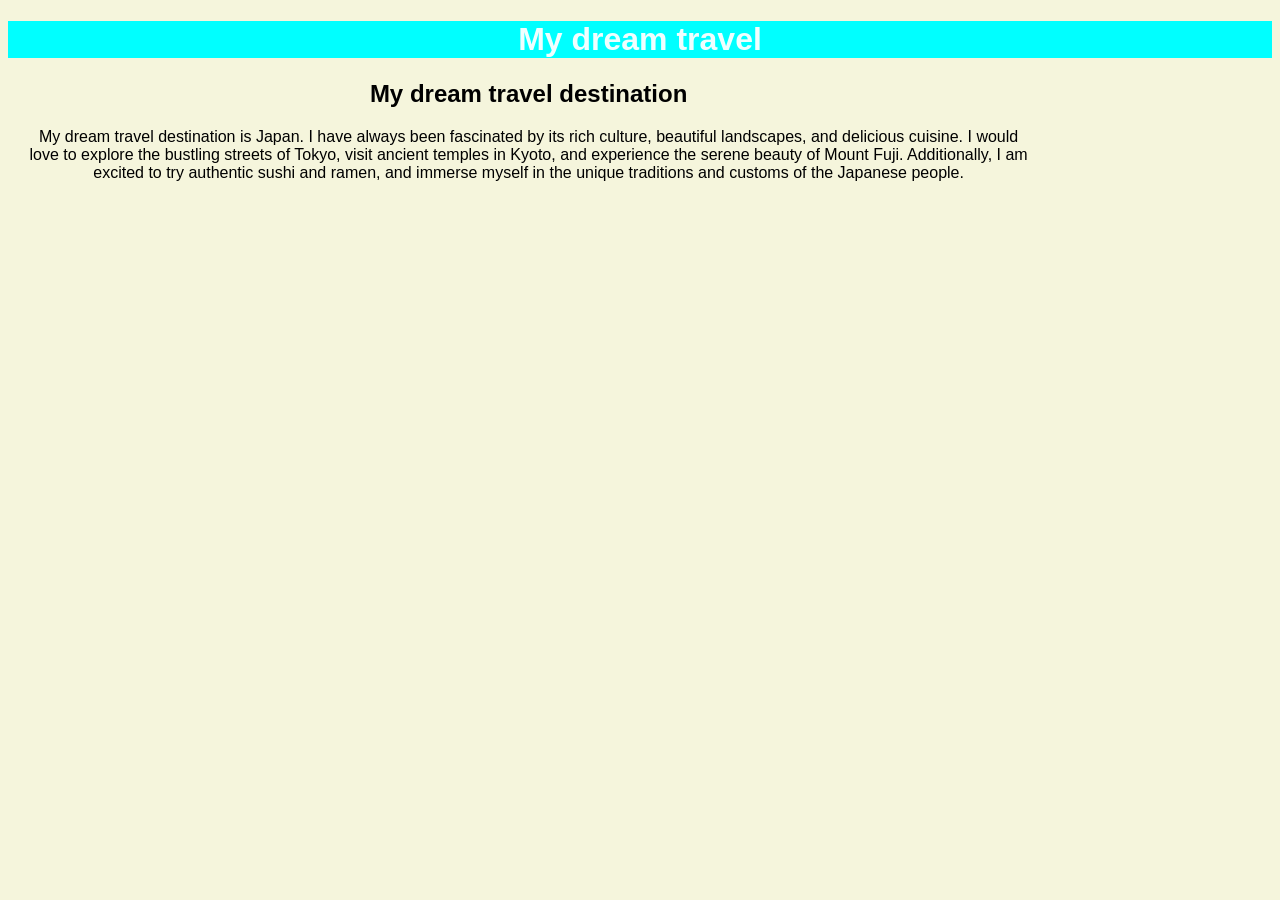
<file: webpage.html>
<!DOCTYPE html>
<html lang="en">
   <head>
        <meta charset="UTF-8">
        <meta name="viewport"
        content="width=device-width,
        initial-scale=1.0">
        <title>My dream travel</title>

      <style>
          body{
               font-family: Arial, sans serif;
               background-color:beige;
               margin:O; 
               text-align:center;
          }
header{
   background-color:aqua;
   color: azure;
   <padding:20px>
}

section {
       background-color: beige;
       width:80%;
       margin:15px 
}
      
    
      </style>
   </head>
   <body>
        <header>
            <h1>My dream travel</h1>
        </header>
        <section>
            <h2>My dream travel destination</h2>
            <p>My dream travel destination is Japan. I have always been fascinated by its rich culture, beautiful landscapes, and delicious cuisine. I would love to explore the bustling streets of Tokyo, visit ancient temples in Kyoto, and experience the serene beauty of Mount Fuji. Additionally, I am excited to try authentic sushi and ramen, and immerse myself in the unique traditions and customs of the Japanese people.</p>
        </section>
   </body>
</html>
</file>
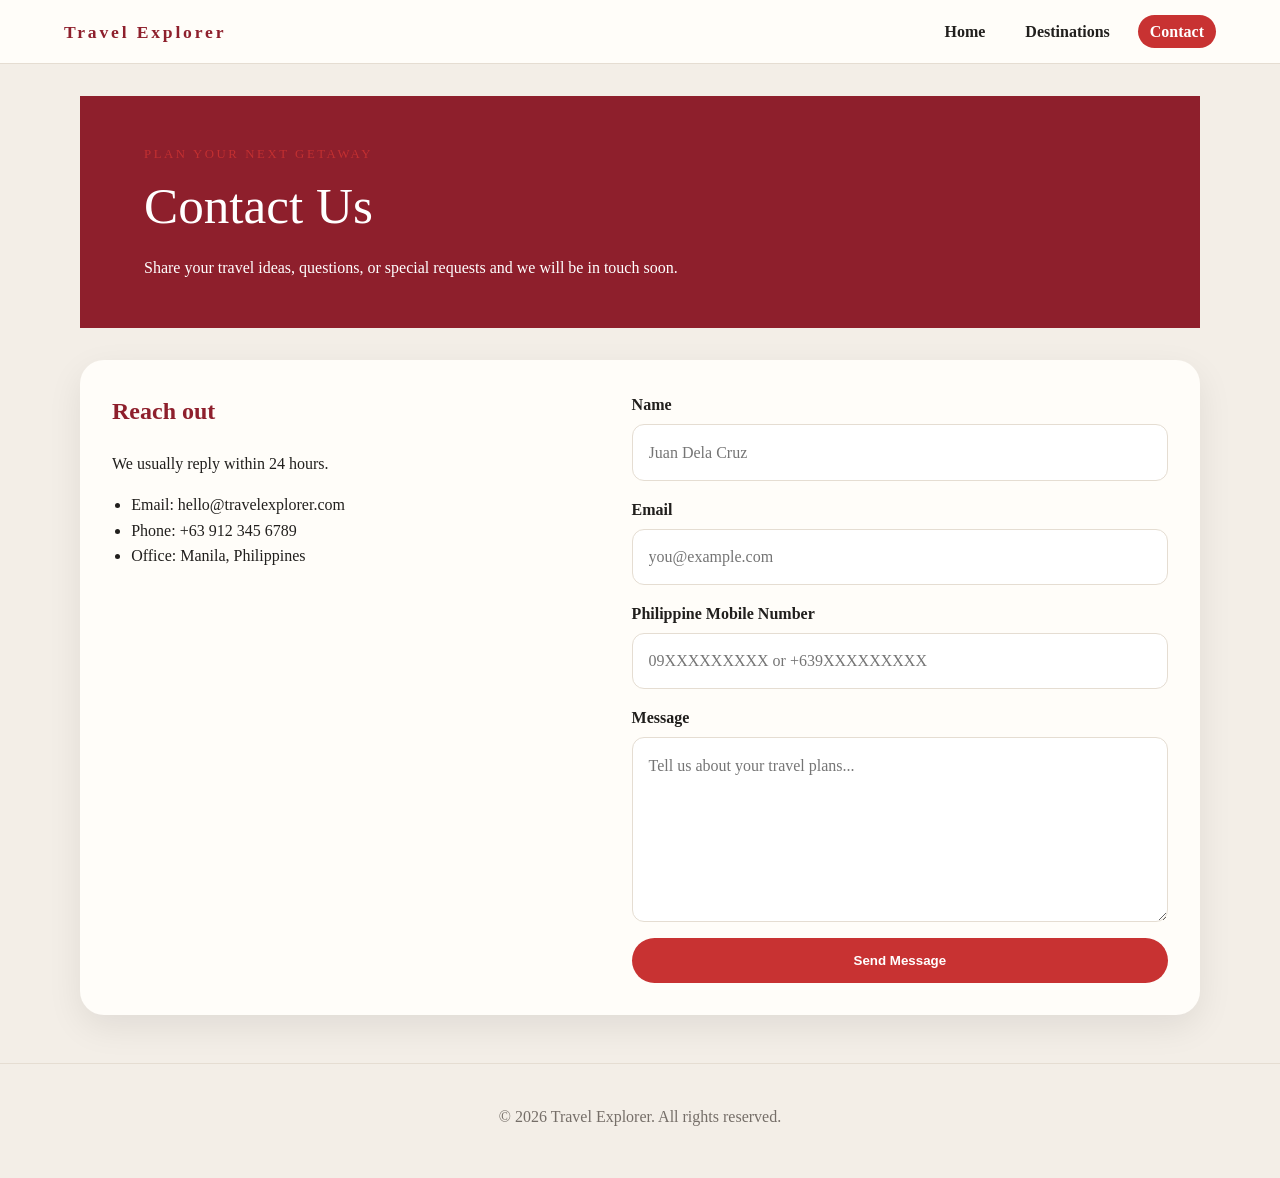
<file: ICT ARIES/travel-website/contact.html>
<!DOCTYPE html>
<html lang="en">
<head>
    <meta charset="UTF-8">
    <meta name="viewport" content="width=device-width, initial-scale=1.0">
    <title>Contact Us | Travel Explorer</title>
    <link rel="stylesheet" href="style.css">
</head>
<body>
    <header class="site-header">
        <div class="brand">Travel Explorer</div>
        <nav aria-label="Primary navigation">
            <ul class="nav-list">
                <li><a href="index.html">Home</a></li>
                <li><a href="index.html#destinations">Destinations</a></li>
                <li><a href="contact.html" aria-current="page">Contact</a></li>
            </ul>
        </nav>
    </header>

    <main class="page">
        <section class="hero" aria-label="Contact intro">
            <div class="hero-content">
                <p class="eyebrow">Plan your next getaway</p>
                <h1>Contact Us</h1>
                <p>Share your travel ideas, questions, or special requests and we will be in touch soon.</p>
            </div>
        </section>

        <section class="contact-section" aria-labelledby="contact-title">
            <div class="contact-card">
                <div class="contact-info">
                    <h2 id="contact-title">Reach out</h2>
                    <p>We usually reply within 24 hours.</p>
                    <ul>
                        <li>Email: hello@travelexplorer.com</li>
                        <li>Phone: +63 912 345 6789</li>
                        <li>Office: Manila, Philippines</li>
                    </ul>
                </div>

                <form class="contact-form" action="#" method="post">
                    <div class="form-group">
                        <label for="name">Name</label>
                        <input type="text" id="name" name="name" maxlength="30" required placeholder="Juan Dela Cruz">
                    </div>

                    <div class="form-group">
                        <label for="email">Email</label>
                        <input type="email" id="email" name="email" required placeholder="you@example.com">
                    </div>

                    <div class="form-group">
                        <label for="phone">Philippine Mobile Number</label>
                        <input type="tel" id="phone" name="phone" required pattern="^(09\d{9}|\+639\d{9})$" placeholder="09XXXXXXXXX or +639XXXXXXXXX" title="Use 09XXXXXXXXX or +639XXXXXXXXX">
                    </div>

                    <div class="form-group">
                        <label for="message">Message</label>
                        <textarea id="message" name="message" rows="6" maxlength="500" required placeholder="Tell us about your travel plans..."></textarea>
                    </div>

                    <button type="submit">Send Message</button>
                </form>
            </div>
        </section>
    </main>

    <footer class="site-footer">
        <p>&copy; 2026 Travel Explorer. All rights reserved.</p>
    </footer>
</body>
</html>
</file>
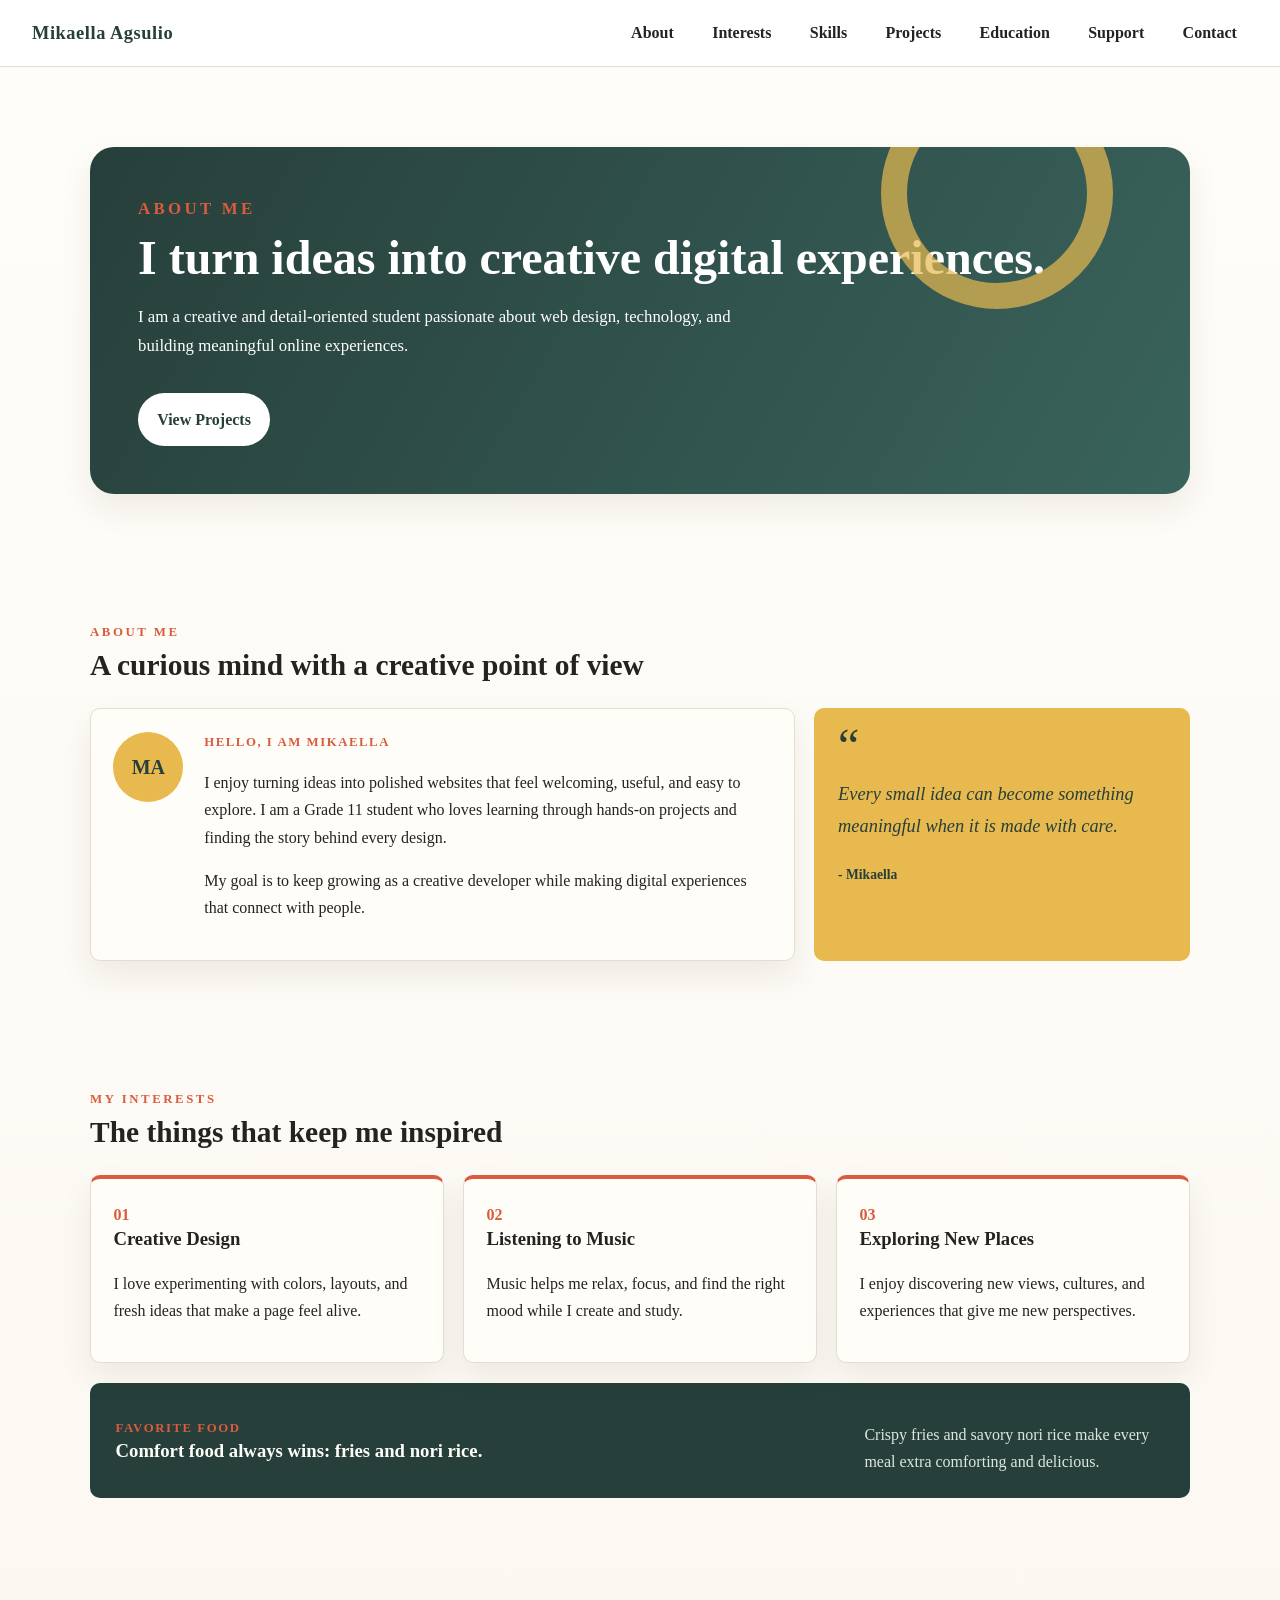
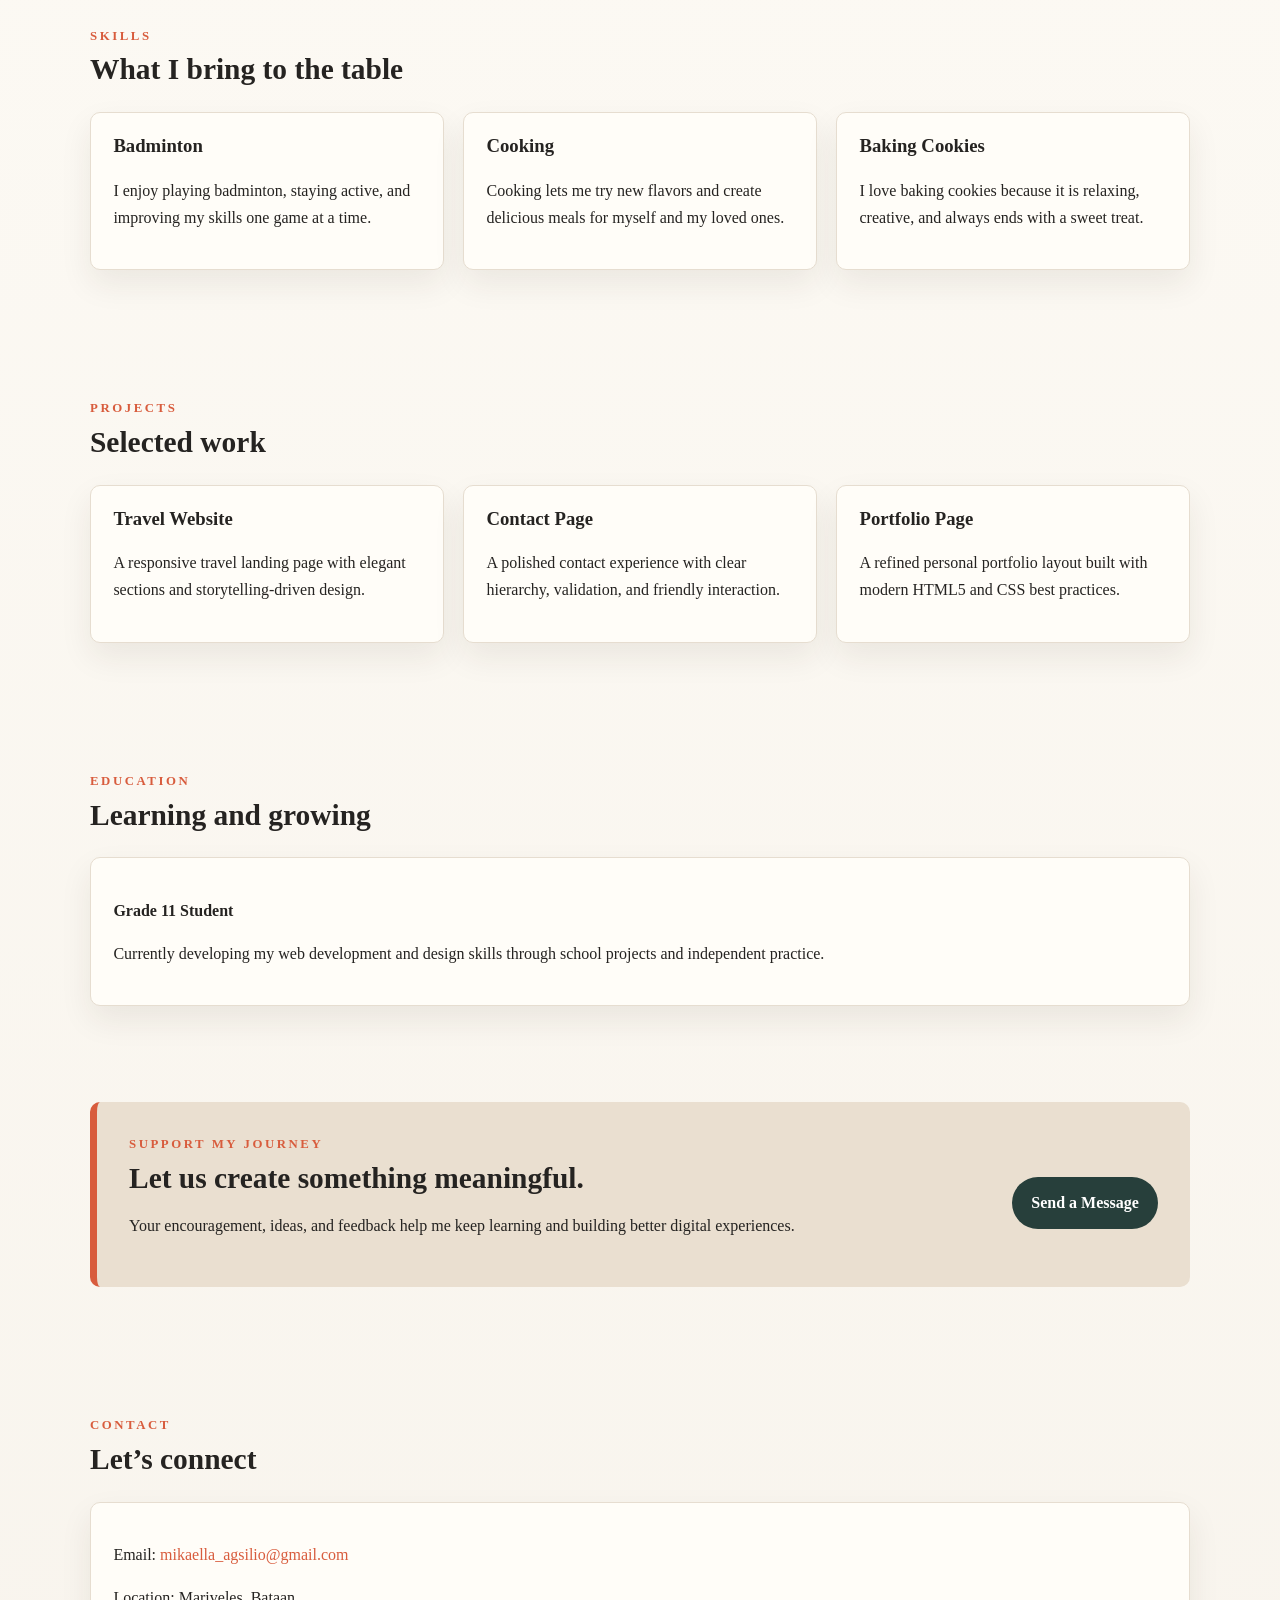
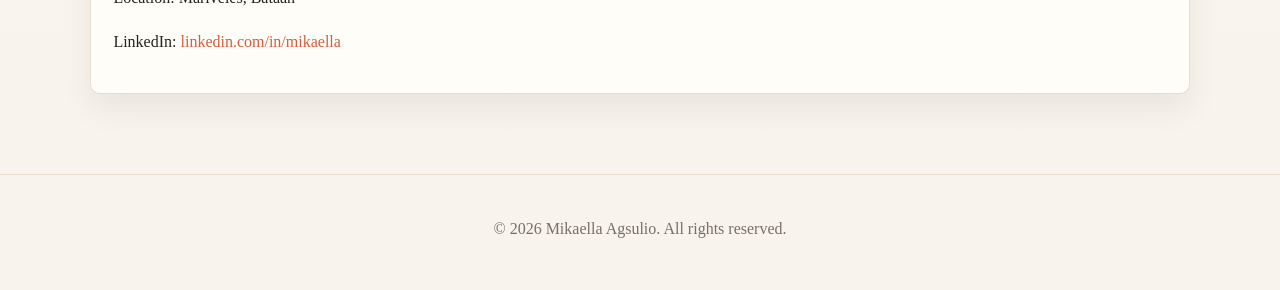
<file: ICT ARIES/travel-website/webportfolio.html>
<!DOCTYPE html>
<html lang="en">
<head>
    <meta charset="UTF-8">
    <meta name="viewport" content="width=device-width, initial-scale=1.0">
    <title>Mikaella Agsulio | Portfolio</title>
    <meta name="description" content="A modern, responsive personal portfolio website built with HTML5 and CSS only.">
    <link rel="stylesheet" href="portfolio.css">
</head>
<body>
    <!-- Header with branding and navigation -->
    <header class="site-header">
        <a class="brand" href="#home">Mikaella Agsulio</a>
        <nav class="main-nav" aria-label="Primary navigation">
            <ul>
                <li><a href="#about">About</a></li>
                <li><a href="#interests">Interests</a></li>
                <li><a href="#skills">Skills</a></li>
                <li><a href="#projects">Projects</a></li>
                <li><a href="#education">Education</a></li>
                <li><a href="#support">Support</a></li>
                <li><a href="#contact">Contact</a></li>
            </ul>
        </nav>
    </header>

    <main id="home">
        <!-- Hero section -->
        <section class="hero">
            <div class="hero-content">
                <p class="eyebrow">About Me</p>
                <h1>I turn ideas into creative digital experiences.</h1>
                <p>I am a creative and detail-oriented student passionate about web design, technology, and building meaningful online experiences.</p>
                <a class="button" href="#projects">View Projects</a>
            </div>
        </section>

        <!-- About section -->
        <section id="about" class="section">
            <div class="section-heading">
                <p class="eyebrow">About Me</p>
                <h2>A curious mind with a creative point of view</h2>
            </div>
            <div class="about-layout">
                <article class="about-card about-intro">
                    <span class="profile-mark" aria-hidden="true">MA</span>
                    <div>
                        <p class="card-label">Hello, I am Mikaella</p>
                        <p>I enjoy turning ideas into polished websites that feel welcoming, useful, and easy to explore. I am a Grade 11 student who loves learning through hands-on projects and finding the story behind every design.</p>
                        <p>My goal is to keep growing as a creative developer while making digital experiences that connect with people.</p>
                    </div>
                </article>
                <aside class="quote-card">
                    <p class="quote-mark">&ldquo;</p>
                    <p>Every small idea can become something meaningful when it is made with care.</p>
                    <span>- Mikaella</span>
                </aside>
            </div>
        </section>

        <!-- Interests section -->
        <section id="interests" class="section interests-section">
            <div class="section-heading">
                <p class="eyebrow">My Interests</p>
                <h2>The things that keep me inspired</h2>
            </div>
            <div class="interest-grid">
                <article class="info-card interest-card">
                    <span class="interest-number">01</span>
                    <h3>Creative Design</h3>
                    <p>I love experimenting with colors, layouts, and fresh ideas that make a page feel alive.</p>
                </article>
                <article class="info-card interest-card">
                    <span class="interest-number">02</span>
                    <h3>Listening to Music</h3>
                    <p>Music helps me relax, focus, and find the right mood while I create and study.</p>
                </article>
                <article class="info-card interest-card">
                    <span class="interest-number">03</span>
                    <h3>Exploring New Places</h3>
                    <p>I enjoy discovering new views, cultures, and experiences that give me new perspectives.</p>
                </article>
            </div>
            <div class="food-banner">
                <div>
                    <p class="card-label">Favorite Food</p>
                    <h3>Comfort food always wins: fries and nori rice.</h3>
                </div>
                <p>Crispy fries and savory nori rice make every meal extra comforting and delicious.</p>
            </div>
        </section>

        <!-- Skills section -->
        <section id="skills" class="section">
            <div class="section-heading">
                <p class="eyebrow">Skills</p>
                <h2>What I bring to the table</h2>
            </div>
            <div class="skills-grid">
                <article class="info-card">
                    <h3>Badminton</h3>
                    <p>I enjoy playing badminton, staying active, and improving my skills one game at a time.</p>
                </article>
                <article class="info-card">
                    <h3>Cooking</h3>
                    <p>Cooking lets me try new flavors and create delicious meals for myself and my loved ones.</p>
                </article>
                <article class="info-card">
                    <h3>Baking Cookies</h3>
                    <p>I love baking cookies because it is relaxing, creative, and always ends with a sweet treat.</p>
                </article>
            </div>
        </section>

        <!-- Projects section -->
        <section id="projects" class="section">
            <div class="section-heading">
                <p class="eyebrow">Projects</p>
                <h2>Selected work</h2>
            </div>
            <div class="projects-grid">
                <article class="project-card">
                    <h3>Travel Website</h3>
                    <p>A responsive travel landing page with elegant sections and storytelling-driven design.</p>
                </article>
                <article class="project-card">
                    <h3>Contact Page</h3>
                    <p>A polished contact experience with clear hierarchy, validation, and friendly interaction.</p>
                </article>
                <article class="project-card">
                    <h3>Portfolio Page</h3>
                    <p>A refined personal portfolio layout built with modern HTML5 and CSS best practices.</p>
                </article>
            </div>
        </section>

        <!-- Education section -->
        <section id="education" class="section">
            <div class="section-heading">
                <p class="eyebrow">Education</p>
                <h2>Learning and growing</h2>
            </div>
            <article class="about-card">
                <p><strong>Grade 11 Student</strong></p>
                <p>Currently developing my web development and design skills through school projects and independent practice.</p>
            </article>
        </section>

        <!-- Support section -->
        <section id="support" class="section support-section">
            <div class="support-content">
                <div>
                    <p class="eyebrow">Support My Journey</p>
                    <h2>Let us create something meaningful.</h2>
                    <p>Your encouragement, ideas, and feedback help me keep learning and building better digital experiences.</p>
                </div>
                <a class="button button-dark" href="#contact">Send a Message</a>
            </div>
        </section>

        <!-- Contact section -->
        <section id="contact" class="section contact-section">
            <div class="section-heading">
                <p class="eyebrow">Contact</p>
                <h2>Let’s connect</h2>
            </div>
            <article class="contact-card">
                <p>Email: <a href="mailto:mikaella_agsilio@gmail.com">mikaella_agsilio@gmail.com</a></p>
                <p>Location: Mariveles, Bataan</p>
                <p>LinkedIn: <a href="#" target="_blank" rel="noreferrer">linkedin.com/in/mikaella</a></p>
            </article>
        </section>
    </main>

    <!-- Footer -->
    <footer class="site-footer">
        <p>&copy; 2026 Mikaella Agsulio. All rights reserved.</p>
    </footer>
</body>
</html>
</file>
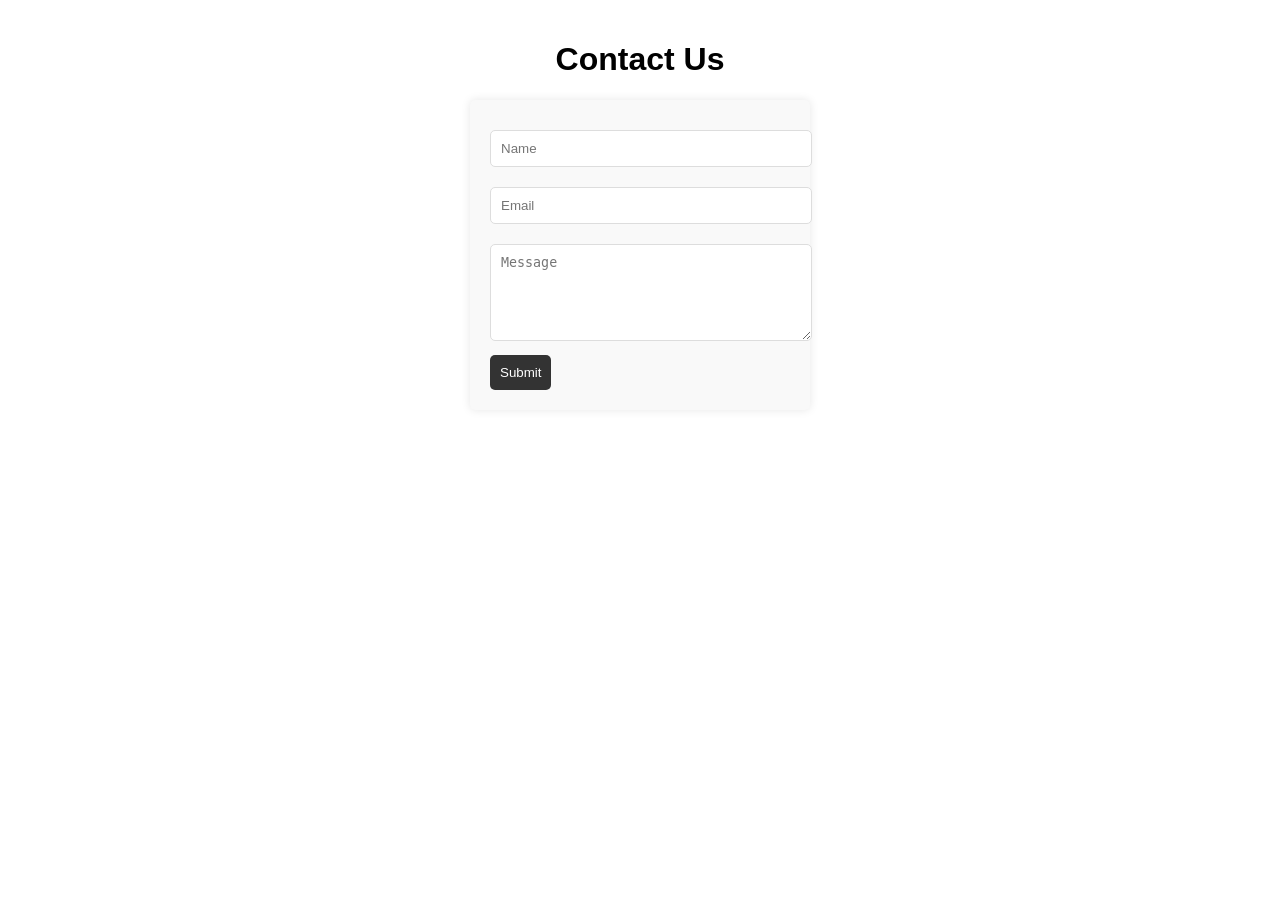
<file: ICT ARIES/MIKAELLA AGSULIO/travel-website/contact.html>
<!DOCTYPE html>
<html lang="en">
<head>
    <meta charset="UTF-8">
    <meta name="viewport" content="width=device-width, initial-scale=1.0">
    <title>Contact Us</title>
    <style>
        body {
            font-family: Arial, sans-serif;
            margin: 0;
            padding: 20px;
            display: flex;
            flex-direction: column;
            align-items: center;
        }
        form {
            background-color: #f9f9f9;
            padding: 20px;
            border-radius: 5px;
            box-shadow: 0 0 10px rgba(0, 0, 0, 0.1);
            width: 300px;
        }
        input, textarea {
            width: 100%;
            padding: 10px;
            margin: 10px 0;
            border: 1px solid #ddd;
            border-radius: 5px;
        }
        button {
            background-color: #333;
            color: white;
            padding: 10px;
            border: none;
            border-radius: 5px;
            cursor: pointer;
        }
        button:hover {
            background-color: #575757;
        }
    </style>
</head>
<body>
    <h1>Contact Us</h1>
    <form>
        <input type="text" placeholder="Name" required>
        <input type="email" placeholder="Email" required>
        <textarea placeholder="Message" rows="5" required></textarea>
        <button type="submit">Submit</button>
    </form>
</body>
</html>
</file>
<file: ICT ARIES/travel-website/style.css>
:root {
    --primary: #c83232;
    --primary-dark: #8e1f2c;
    --text: #211f1d;
    --surface: #fffdf9;
    --border: #e5ddd2;
    --bg: #f3eee7;
    --ink-soft: #756e68;
}

* {
    box-sizing: border-box;
}

body {
    margin: 0;
    font-family: Georgia, 'Times New Roman', serif;
    color: var(--text);
    background: var(--bg);
    line-height: 1.6;
}

.site-header {
    display: flex;
    justify-content: space-between;
    align-items: center;
    padding: 1.1rem max(1.25rem, 5vw);
    background: #fffdf9;
    border-bottom: 1px solid var(--border);
    position: relative;
    z-index: 2;
}

.brand {
    font-size: 1.1rem;
    letter-spacing: 0.16em;
    font-weight: 700;
    color: var(--primary-dark);
    text-decoration: none;
}

.brand span {
    color: var(--text);
    font-weight: 400;
}

.nav-list {
    list-style: none;
    display: flex;
    gap: 1rem;
    margin: 0;
    padding: 0;
}

.nav-list a {
    text-decoration: none;
    color: var(--text);
    font-weight: 600;
    padding: 0.5rem 0.75rem;
    border-radius: 999px;
    transition: background 0.2s ease, color 0.2s ease;
}

.nav-list a:hover,
.nav-list a[aria-current="page"] {
    background: var(--primary);
    color: #fff;
}

.page {
    width: min(1120px, calc(100% - 2rem));
    margin: 0 auto;
    padding: 2rem 0 3rem;
}

.japan-hero {
    min-height: 590px;
    background: linear-gradient(90deg, rgba(19, 19, 18, 0.78), rgba(19, 19, 18, 0.08)), url('https://images.unsplash.com/photo-1528360983277-13d401cdc186?auto=format&fit=crop&w=1800&q=90') center/cover;
    color: #fff;
    padding: 7rem max(1.25rem, 10vw) 3rem;
    display: flex;
    align-items: center;
    position: relative;
    overflow: hidden;
}

.hero-content {
    max-width: 630px;
    animation: rise 0.8s ease-out both;
}

.japan-hero h1 {
    margin: 0 0 1rem;
    font-size: clamp(3rem, 7vw, 6.8rem);
    line-height: 0.95;
    font-weight: 400;
    max-width: 700px;
}

.japan-hero .hero-content > p:not(.eyebrow) {
    color: #f5eee6;
    font-size: 1.1rem;
    max-width: 490px;
}

.hero-link, .card-content a {
    color: inherit;
    font-weight: 700;
    text-decoration: none;
    border-bottom: 1px solid currentColor;
    padding-bottom: 0.25rem;
}

.hero-link {
    display: inline-block;
    margin-top: 1.5rem;
}

.hero-link span, .card-content a span {
    margin-left: 0.6rem;
}

.hero-note {
    position: absolute;
    right: max(1.25rem, 5vw);
    bottom: 2rem;
    font-size: 0.75rem;
    letter-spacing: 0.18em;
    text-transform: uppercase;
    opacity: 0.85;
}

@keyframes rise {
    from { opacity: 0; transform: translateY(18px); }
    to { opacity: 1; transform: translateY(0); }
}

.intro, .destination-grid, .map-section {
    width: min(1160px, calc(100% - 2.5rem));
    margin-left: auto;
    margin-right: auto;
}

.intro {
    padding: 6rem 0 2rem;
}

.intro h2, .map-section h2 {
    font-size: clamp(2rem, 4vw, 3.6rem);
    font-weight: 400;
    margin: 0.2rem 0;
}

.intro > p:last-child, .map-section p:last-child {
    color: var(--ink-soft);
}

.destination-grid {
    display: grid;
    grid-template-columns: repeat(2, 1fr);
    gap: 1.25rem;
}

.destination-card {
    background: var(--surface);
    border: 1px solid var(--border);
    display: grid;
    grid-template-rows: 180px 1fr;
    overflow: hidden;
    transition: transform 0.25s ease, box-shadow 0.25s ease;
}

.destination-card:hover {
    transform: translateY(-5px);
    box-shadow: 0 14px 30px rgba(68, 43, 29, 0.12);
}

.destination-card--wide {
    grid-column: span 2;
    grid-template-columns: 1.1fr 1fr;
    grid-template-rows: 220px;
}

.destination-card img {
    width: 100%;
    height: 100%;
    object-fit: cover;
}

.card-content { padding: 1.5rem 1.6rem 1.7rem; }
.card-number, .eyebrow {
    color: var(--primary);
    font-size: 0.72rem;
    letter-spacing: 0.18em;
    text-transform: uppercase;
}
.card-number { margin: 0 0 0.6rem; }
.card-content h3 { font-size: 2rem; font-weight: 400; margin: 0 0 0.5rem; }
.card-content p:not(.card-number) { color: var(--ink-soft); margin-top: 0; }
.card-content a { color: var(--primary-dark); display: inline-block; margin-top: 0.7rem; font-size: 0.9rem; }

.map-section {
    display: grid;
    grid-template-columns: 0.8fr 1.2fr;
    gap: 2rem;
    align-items: center;
    padding: 7rem 0;
}

.map-section iframe { width: 100%; height: 310px; border: 0; filter: saturate(0.7); }

/* Shared contact-page hero keeps the existing contact content compatible. */
.hero {
    color: #fff;
    background: var(--primary-dark);
    padding: 3rem max(1.25rem, 5vw);
    margin-bottom: 2rem;
}

.eyebrow {
    text-transform: uppercase;
    letter-spacing: 0.2em;
    font-size: 0.8rem;
    margin-bottom: 0.4rem;
    opacity: 0.9;
}

.hero h1 {
    margin: 0 0 0.5rem;
    font-size: clamp(2rem, 4vw, 3.4rem);
    font-weight: 400;
}

.hero p {
    margin: 0;
    max-width: 650px;
}

.contact-section {
    display: flex;
    justify-content: center;
}

.contact-card {
    display: grid;
    grid-template-columns: 1fr 1.1fr;
    gap: 2rem;
    width: 100%;
    background: var(--surface);
    padding: 2rem;
    border-radius: 24px;
    box-shadow: 0 12px 35px rgba(0, 0, 0, 0.08);
}

.contact-info h2 {
    margin-top: 0;
    color: var(--primary-dark);
}

.contact-info ul {
    padding-left: 1.2rem;
}

.contact-form {
    display: grid;
    gap: 1rem;
}

.form-group {
    display: flex;
    flex-direction: column;
    gap: 0.4rem;
}

label {
    font-weight: 600;
}

input,
textarea {
    width: 100%;
    padding: 0.9rem 1rem;
    border: 1px solid var(--border);
    border-radius: 12px;
    font: inherit;
    transition: border-color 0.2s ease, box-shadow 0.2s ease;
}

input:focus,
textarea:focus {
    outline: none;
    border-color: var(--primary);
    box-shadow: 0 0 0 3px rgba(29, 78, 216, 0.15);
}

button {
    border: none;
    padding: 0.95rem 1.1rem;
    border-radius: 999px;
    background: var(--primary);
    color: #fff;
    font-weight: 700;
    cursor: pointer;
    transition: transform 0.2s ease, background 0.2s ease;
}

button:hover {
    background: var(--primary-dark);
    transform: translateY(-1px);
}

.site-footer {
    text-align: center;
    padding: 1.5rem 1rem 2rem;
    color: var(--ink-soft);
    border-top: 1px solid var(--border);
}

@media (max-width: 768px) {
    .site-header {
        flex-direction: column;
        gap: 0.75rem;
    }

    .contact-card {
        grid-template-columns: 1fr;
        padding: 1.5rem;
    }

    .destination-grid, .map-section { grid-template-columns: 1fr; }
    .destination-card--wide { grid-column: auto; grid-template-columns: 1fr; grid-template-rows: 180px 1fr; }
    .map-section { padding: 4rem 0; }
}

@media (max-width: 480px) {
    .page {
        width: min(100% - 1.25rem, 1120px);
        padding-top: 1rem;
    }

    .hero, .japan-hero {
        padding: 2rem 1rem;
    }

    .japan-hero { min-height: 520px; }
    .hero-note { display: none; }

    .nav-list {
        flex-wrap: wrap;
        justify-content: center;
    }
}
</file>
<file: ICT ARIES/travel-website/portfolio.css>
:root {
    --bg: #f8f4ed;
    --surface: #fffdf8;
    --text: #252321;
    --muted: #756f68;
    --primary: #d85c3d;
    --primary-dark: #273f3b;
    --accent: #e8b94f;
    --border: #e6ddd0;
    --shadow: 0 14px 32px rgba(54, 43, 31, 0.08);
}

* {
    box-sizing: border-box;
}

html {
    scroll-behavior: smooth;
}

body {
    margin: 0;
    font-family: Georgia, "Times New Roman", serif;
    line-height: 1.7;
    color: var(--text);
    background: linear-gradient(180deg, #fffdf8 0%, var(--bg) 100%);
}

img {
    max-width: 100%;
    display: block;
}

/* Header and navigation */
.site-header {
    display: flex;
    justify-content: space-between;
    align-items: center;
    padding: 1.1rem 2rem;
    background: rgba(255, 255, 255, 0.92);
    backdrop-filter: blur(12px);
    position: sticky;
    top: 0;
    z-index: 1000;
    border-bottom: 1px solid var(--border);
}

.brand {
    font-size: 1.15rem;
    font-weight: 700;
    color: var(--primary-dark);
    text-decoration: none;
    letter-spacing: 0.03em;
}

.main-nav ul {
    list-style: none;
    display: flex;
    gap: 1rem;
    margin: 0;
    padding: 0;
}

.main-nav a {
    text-decoration: none;
    color: var(--text);
    font-weight: 600;
    padding: 0.45rem 0.7rem;
    border-radius: 999px;
    transition: background 0.2s ease, color 0.2s ease;
}

.main-nav a:hover,
.main-nav a:focus-visible {
    background: var(--primary);
    color: #fff;
}

/* Main layout */
main {
    width: min(1100px, calc(100% - 2rem));
    margin: 0 auto;
}

.section {
    padding: 4rem 0;
}

.section-heading {
    margin-bottom: 1.5rem;
}

.eyebrow {
    margin: 0 0 0.3rem;
    font-size: 0.8rem;
    font-weight: 700;
    letter-spacing: 0.2em;
    text-transform: uppercase;
    color: var(--primary);
}

h1, h2, h3 {
    margin-top: 0;
    line-height: 1.2;
}

h1 {
    font-size: clamp(2rem, 4vw, 3rem);
    margin-bottom: 0.8rem;
}

h2 {
    font-size: clamp(1.45rem, 2.3vw, 2rem);
}

.hero {
    padding: 5rem 0 4rem;
}

.hero-content {
    background: linear-gradient(120deg, var(--primary-dark) 0%, #39635b 100%);
    color: #fff;
    padding: 3rem;
    border-radius: 24px;
    box-shadow: var(--shadow);
    position: relative;
    overflow: hidden;
}

.hero-content::after {
    content: "";
    position: absolute;
    width: 180px;
    height: 180px;
    right: 7%;
    top: -70px;
    border: 26px solid rgba(232, 185, 79, 0.7);
    border-radius: 50%;
}

.hero-content p {
    max-width: 650px;
    font-size: 1.05rem;
}

.button {
    display: inline-block;
    margin-top: 1rem;
    padding: 0.8rem 1.2rem;
    background: #fff;
    color: var(--primary-dark);
    text-decoration: none;
    border-radius: 999px;
    font-weight: 700;
    transition: transform 0.2s ease, box-shadow 0.2s ease;
}

.button:hover,
.button:focus-visible {
    transform: translateY(-2px);
    box-shadow: 0 8px 20px rgba(0, 0, 0, 0.15);
}

.about-card,
.info-card,
.project-card,
.contact-card {
    background: var(--surface);
    padding: 1.4rem;
    border: 1px solid var(--border);
    border-radius: 10px;
    box-shadow: var(--shadow);
}

.about-layout {
    display: grid;
    grid-template-columns: 1.5fr 0.8fr;
    gap: 1.2rem;
}

.about-intro {
    display: flex;
    gap: 1.3rem;
    align-items: flex-start;
}

.profile-mark {
    display: grid;
    flex: 0 0 70px;
    height: 70px;
    place-items: center;
    background: var(--accent);
    color: var(--primary-dark);
    border-radius: 50%;
    font-size: 1.25rem;
    font-weight: 700;
}

.card-label {
    margin: 0 0 0.45rem;
    color: var(--primary);
    font-size: 0.8rem;
    font-weight: 700;
    letter-spacing: 0.12em;
    text-transform: uppercase;
}

.quote-card {
    padding: 1.5rem;
    background: var(--accent);
    border-radius: 10px;
    color: var(--primary-dark);
}

.quote-card p:not(.quote-mark) {
    font-size: 1.15rem;
    font-style: italic;
}

.quote-mark {
    margin: 0;
    font-size: 3rem;
    line-height: 0.6;
}

.quote-card span {
    font-size: 0.85rem;
    font-weight: 700;
}

.interest-grid {
    display: grid;
    gap: 1.2rem;
    grid-template-columns: repeat(3, minmax(0, 1fr));
}

.interest-card {
    border-top: 4px solid var(--primary);
}

.interest-number {
    color: var(--primary);
    font-weight: 700;
}

.food-banner {
    display: flex;
    justify-content: space-between;
    gap: 2rem;
    align-items: center;
    margin-top: 1.2rem;
    padding: 1.4rem 1.6rem;
    background: var(--primary-dark);
    color: #fffdf8;
    border-radius: 10px;
}

.food-banner h3,
.food-banner p {
    margin-bottom: 0;
}

.food-banner > p {
    max-width: 300px;
    color: #dce7df;
}

.support-section {
    padding-top: 2rem;
}

.support-content {
    display: flex;
    justify-content: space-between;
    align-items: center;
    gap: 2rem;
    padding: 2rem;
    background: #eadfd0;
    border-left: 7px solid var(--primary);
    border-radius: 10px;
}

.support-content h2 {
    margin-bottom: 0.4rem;
}

.button-dark {
    flex: 0 0 auto;
    background: var(--primary-dark);
    color: #fff;
}

.skills-grid,
.projects-grid {
    display: grid;
    gap: 1.2rem;
    grid-template-columns: repeat(3, minmax(0, 1fr));
}

.info-card:hover,
.project-card:hover,
.contact-card:hover,
.about-card:hover {
    transform: translateY(-3px);
    transition: transform 0.2s ease;
}

.contact-card a {
    color: var(--primary);
    text-decoration: none;
}

.site-footer {
    text-align: center;
    padding: 1.5rem 1rem 2rem;
    color: var(--muted);
    border-top: 1px solid var(--border);
    margin-top: 1rem;
}

/* Responsive behavior */
@media (max-width: 760px) {
    .site-header {
        flex-direction: column;
        gap: 0.8rem;
        padding: 1rem;
    }

    .main-nav ul {
        flex-wrap: wrap;
        justify-content: center;
    }

    .skills-grid,
    .projects-grid,
    .interest-grid {
        grid-template-columns: 1fr;
    }

    .about-layout,
    .food-banner,
    .support-content {
        grid-template-columns: 1fr;
        flex-direction: column;
        align-items: flex-start;
    }

    .hero-content {
        padding: 2rem 1.2rem;
    }
}

@media (max-width: 480px) {
    main {
        width: min(100% - 1rem, 1100px);
    }

    .section {
        padding: 3rem 0;
    }
}
</file>
